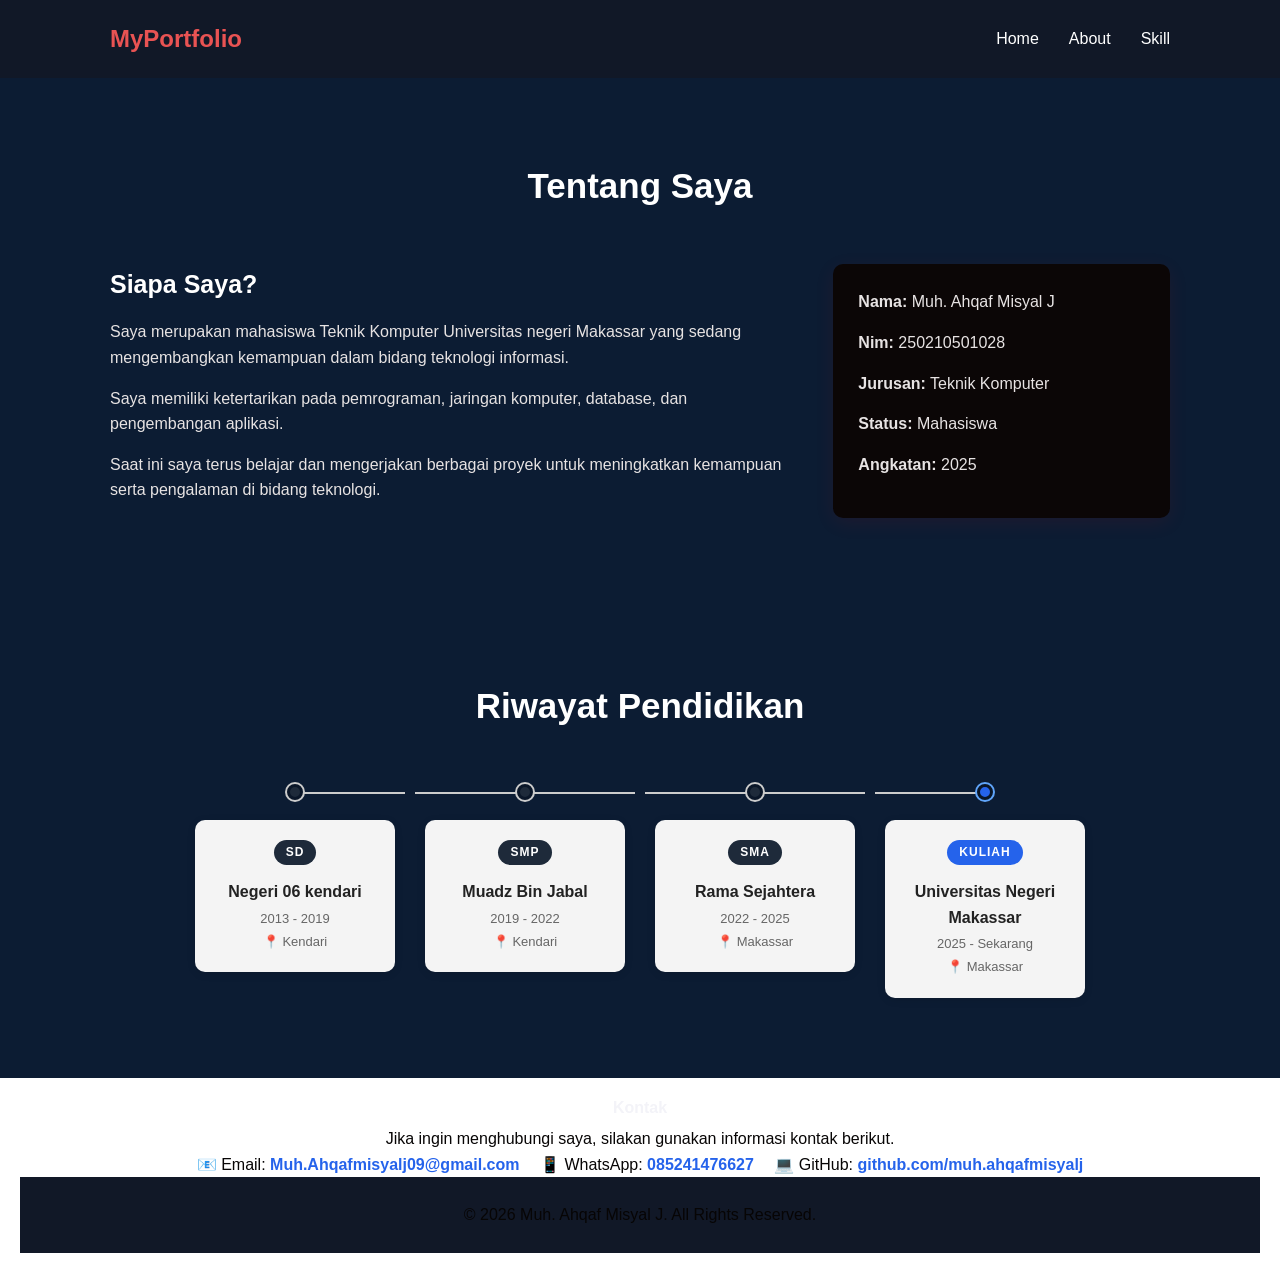
<file: about.html>
<!DOCTYPE html>
<html lang="id">
<head>
    <meta charset="UTF-8">
    <meta name="viewport" content="width=device-width, initial-scale=1.0">

    <title>About - My Portfolio</title>

    <link rel="stylesheet" href="style.css">
</head>

<body class="about-page">

<!-- NAVBAR -->
<header>
    <nav class="navbar">

        <h2 class="logo">MyPortfolio</h2>

        <ul class="nav-menu">

            <!-- HOME -->
            <li>
                <a href="index.html">Home</a>
            </li>

            <!-- ABOUT -->
            <li>
                <a href="about.html">About</a>
            </li>

            <!-- SKILLS -->
            <li class="dropdown">

                <a href="keahlian.html">Skill</a>

                <ul class="dropdown-menu">

                    <li>
                        <a href="keahlian.html#keahlian">
                            Keahlian
                        </a>
                    </li>

                    <li>
                        <a href="keahlian.html#proyek">
                            Proyek
                        </a>
                    </li>

                </ul>

            </li>

        </ul>

    </nav>
</header>



    <!-- ABOUT -->
    <section class="section">

        <h2 class="section-title">
            Tentang Saya
        </h2>


        <div class="about-content">

            <div>

                <h3>Siapa Saya?</h3>

                <p>
                    Saya merupakan mahasiswa Teknik Komputer Universitas negeri
                    Makassar yang sedang mengembangkan kemampuan dalam bidang
                    teknologi informasi.
                </p>

                <p>
                    Saya memiliki ketertarikan pada pemrograman,
                    jaringan komputer, database, dan pengembangan
                    aplikasi.
                </p>

                <p>
                    Saat ini saya terus belajar dan mengerjakan
                    berbagai proyek untuk meningkatkan kemampuan
                    serta pengalaman di bidang teknologi.
                </p>

            </div>


            <div class="about-info">

                <p>
                    <strong>Nama:</strong>
                    Muh. Ahqaf Misyal J
                </p>

                <p>
                    <strong>Nim:</strong>
                    250210501028
                </p>


                <p>
                    <strong>Jurusan:</strong>
                    Teknik Komputer
                </p>

                <p>
                    <strong>Status:</strong>
                    Mahasiswa
                </p>

                <p>
                    <strong>Angkatan:</strong>
                    2025
                </p>


            </div>

        </div>

    </section>
    </section>
    </section>

    <!-- PENDIDIKAN -->
    <section class="section">

        <h2 class="section-title">
            Riwayat Pendidikan
        </h2>

        <div class="timeline-horizontal">

            <div class="timeline-item">
                <div class="timeline-dot"></div>
                <div class="timeline-content">
                    <span class="badge">SD</span>
                    <h3>Negeri 06 kendari</h3>
                    <p>2013 - 2019</p>
                    <p>📍 Kendari</p>
                </div>
            </div>

            <div class="timeline-item">
                <div class="timeline-dot"></div>
                <div class="timeline-content">
                    <span class="badge">SMP</span>
                    <h3>Muadz Bin Jabal</h3>
                    <p>2019 - 2022</p>
                    <p>📍 Kendari</p>
                </div>
            </div>

            <div class="timeline-item">
                <div class="timeline-dot"></div>
                <div class="timeline-content">
                    <span class="badge">SMA</span>
                    <h3>Rama Sejahtera</h3>
                    <p>2022 - 2025</p>
                    <p>📍 Makassar</p>
                </div>
            </div>

            <div class="timeline-item">
                <div class="timeline-dot dot-active"></div>
                <div class="timeline-content">
                    <span class="badge badge-active">KULIAH</span>
                    <h3>Universitas Negeri Makassar</h3>
                    <p>2025 - Sekarang</p>
                    <p>📍 Makassar</p>
                </div>
            </div>

        </div>

    </section>

    <!-- CONTACT -->
    </section>

    <!-- CONTACT -->
    <!-- CONTACT -->
    <section class="contact-section">

        <h2 class="section-title">
            <b style="font-size:16px;color:rgb(243, 243, 248);"> Kontak </b> 
        </h2>

        <p>
            Jika ingin menghubungi saya, silakan gunakan
            informasi kontak berikut.
        </p>

        <div class="contact-info">

            <p>
                📧 Email:
                <a href="mailto:Muh.Ahqafmisyalj09@gmail.com" class="contact-link email-link">
                    Muh.Ahqafmisyalj09@gmail.com
                </a>
            </p>

            <p>
                📱 WhatsApp:
                <a href="https://wa.me/6285241476627" target="_blank" class="contact-link wa-link">
                    085241476627
                </a>
            </p>

            <p>
                💻 GitHub:
                <a href="https://github.com/muhahqafmisyalj09-a11y" 
                class="contact-link github-link" 
                target="_blank">
                    github.com/muh.ahqafmisyalj
                </a>
            </p>

        </div>
    <!-- FOOTER -->
    <footer>

        <p>
            © 2026 Muh. Ahqaf Misyal J. All Rights Reserved.
        </p>
    
    </footer>
    <script src="script.js"></script>
</body>
</html>
</file>
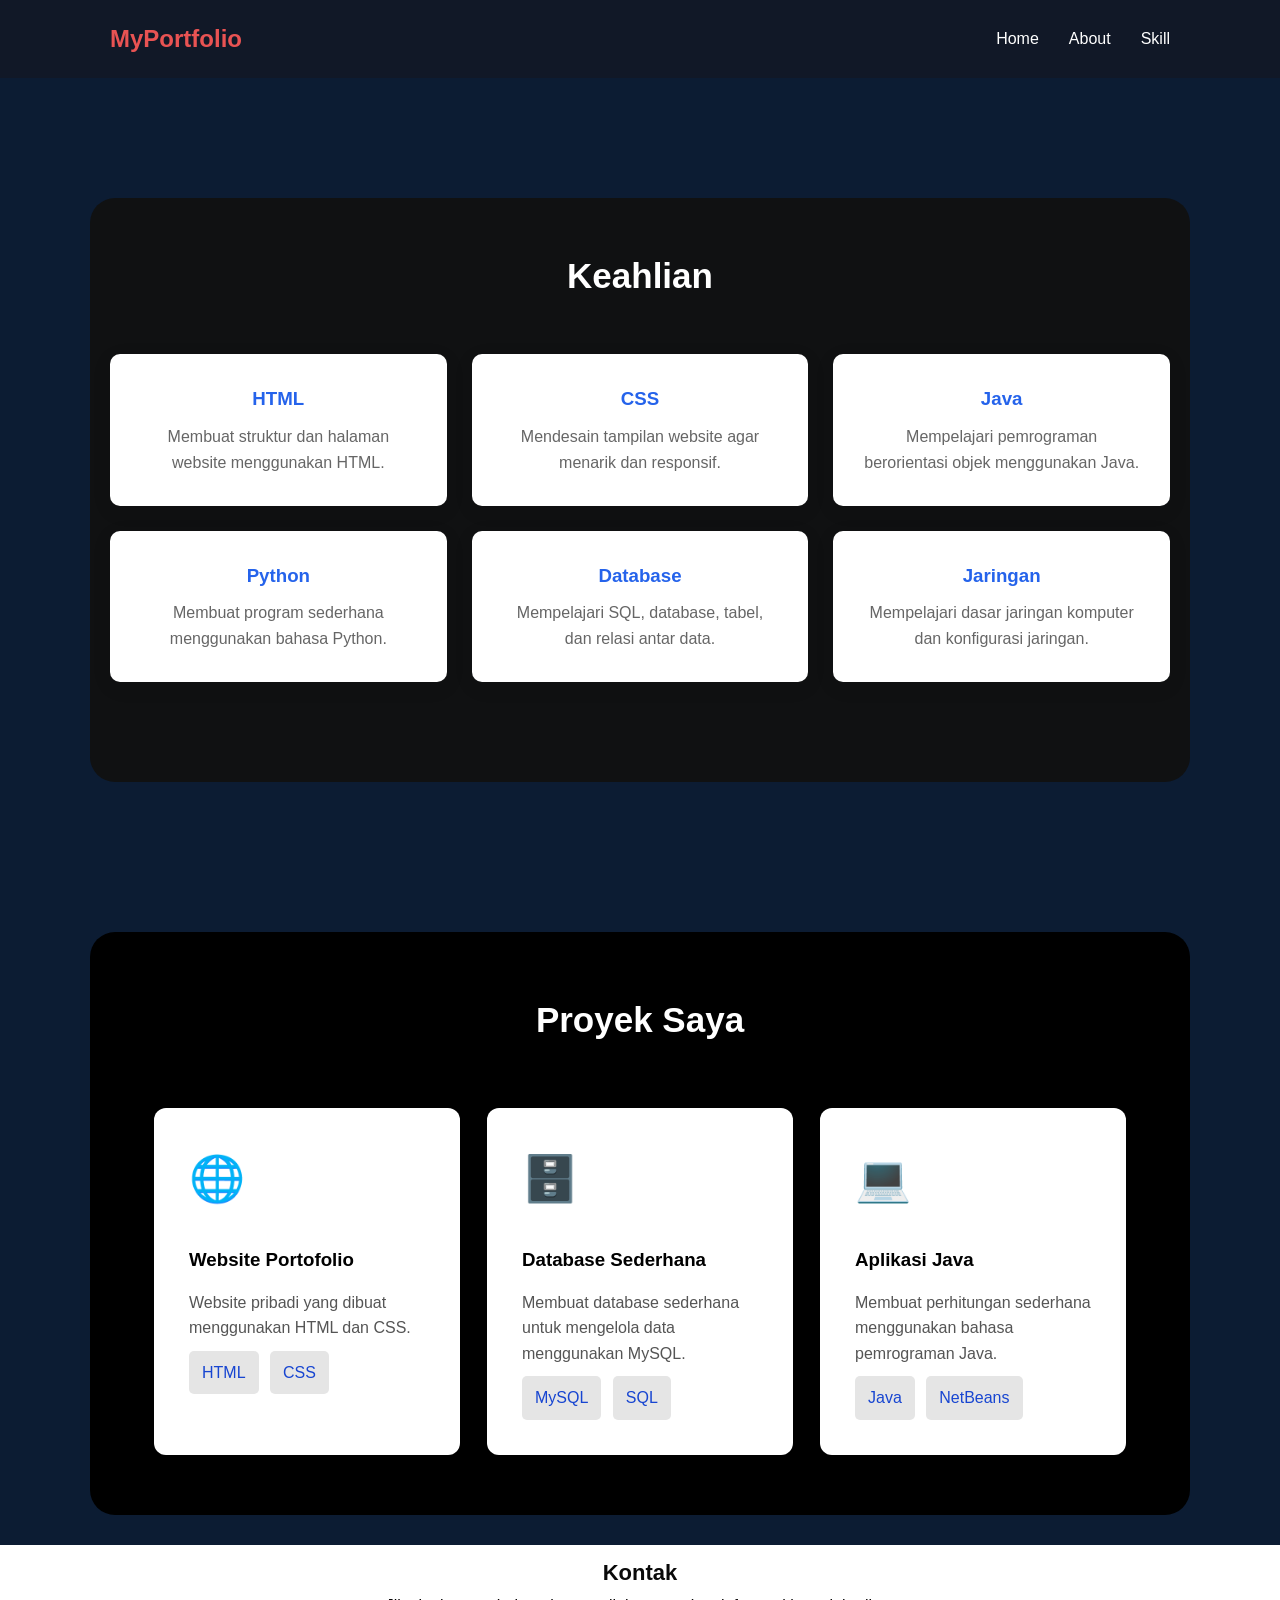
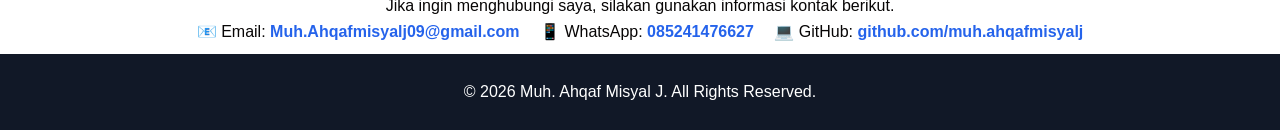
<file: keahlian.html>
<!DOCTYPE html>
<html lang="id">
<head>
    <meta charset="UTF-8">
    <meta name="viewport" content="width=device-width, initial-scale=1.0">

    <title>Keahlian - My Portfolio</title>

    <link rel="stylesheet" href="style.css">
</head>

<body>

    <!-- NAVBAR -->

<!-- NAVBAR -->
<header>
    <nav class="navbar">

        <h2 class="logo">MyPortfolio</h2>

        <ul class="nav-menu">

            <!-- HOME -->
            <li>
                <a href="index.html">Home</a>
            </li>

            <!-- ABOUT -->
            <li>
                <a href="about.html">About</a>
            </li>

            <!-- SKILLS -->
            <li class="dropdown">

                <a href="keahlian.html">Skill</a>

                <ul class="dropdown-menu">

                    <li>
                        <a href="keahlian.html#keahlian">
                            Keahlian
                        </a>
                    </li>

                    <li>
                        <a href="keahlian.html#proyek">
                            Proyek
                        </a>
                    </li>

                </ul>

            </li>

        </ul>

    </nav>
</header>



    <!-- KEAHLIAN -->
    <section class="section skills-section" id="keahlian">

        <h2 class="section-title">
            Keahlian
        </h2>


        <div class="skills-container">

            <div class="skill-card">

                <h3>HTML</h3>

                <p>
                    Membuat struktur dan halaman website
                    menggunakan HTML.
                </p>

            </div>


            <div class="skill-card">

                <h3>CSS</h3>

                <p>
                    Mendesain tampilan website agar menarik
                    dan responsif.
                </p>

            </div>


            <div class="skill-card">

                <h3>Java</h3>

                <p>
                    Mempelajari pemrograman berorientasi objek
                    menggunakan Java.
                </p>

            </div>


            <div class="skill-card">

                <h3>Python</h3>

                <p>
                    Membuat program sederhana menggunakan
                    bahasa Python.
                </p>

            </div>


            <div class="skill-card">

                <h3>Database</h3>

                <p>
                    Mempelajari SQL, database, tabel,
                    dan relasi antar data.
                </p>

            </div>


            <div class="skill-card">

                <h3>Jaringan</h3>

                <p>
                    Mempelajari dasar jaringan komputer
                    dan konfigurasi jaringan.
                </p>

            </div>

        </div>

    </section>


    <!-- PROYEK -->
    <section class="section project-section" id="proyek">

        <h2 class="section-title">
            Proyek Saya
        </h2>


        <div class="project-container">

            <div class="project-card">

                <div class="project-icon">
                    🌐
                </div>

                <h3>Website Portofolio</h3>

                <p>
                    Website pribadi yang dibuat menggunakan
                    HTML dan CSS.
                </p>

                <span>HTML</span>
                <span>CSS</span>

            </div>


            <div class="project-card">

                <div class="project-icon">
                    🗄️
                </div>

                <h3>Database Sederhana</h3>

                <p>
                    Membuat database sederhana untuk mengelola
                    data menggunakan MySQL.
                </p>

                <span>MySQL</span>
                <span>SQL</span>

            </div>


            <div class="project-card">

                <div class="project-icon">
                    💻
                </div>

                <h3>Aplikasi Java</h3>

                <p>
                    Membuat perhitungan sederhana menggunakan
                    bahasa pemrograman Java.
                </p>

                <span>Java</span>
                <span>NetBeans</span>

            </div>

        </div>

    </section>

    <!-- CONTACT -->
    <section class="contact-section">

     <h2 class="section-title" style="color: rgb(9, 9, 9);">
    Kontak
</h2>
        <p>
            Jika ingin menghubungi saya, silakan gunakan
            informasi kontak berikut.
        </p>
                <div class="contact-info">

            <p>
                📧 Email:
                <a href="mailto:Muh.Ahqafmisyalj09@gmail.com" class="contact-link email-link">
                    Muh.Ahqafmisyalj09@gmail.com
                </a>
            </p>

            <p>
                📱 WhatsApp:
                <a href="https://wa.me/6285241476627" target="_blank" class="contact-link wa-link">
                    085241476627
                </a>
            </p>

            <p>
                💻 GitHub:
                <a href="https://github.com/muhahqafmisyalj09-a11y" 
                class="contact-link github-link" 
                target="_blank">
                    github.com/muh.ahqafmisyalj
                </a>
            </p>

        </div>
    </section>


    <!-- FOOTER -->
    <footer>

        <p>
            © 2026 Muh. Ahqaf Misyal J. All Rights Reserved.
        </p>

    </footer>
    
    <script src="script.js"></script>
</body>
</html>
</file>
<file: style.css>
/* =========================
   RESET
========================= */

* {
    margin: 0;
    padding: 0;
    box-sizing: border-box;
}

html {
    scroll-behavior: smooth;
}

body {
    font-family: Arial, Helvetica, sans-serif;
    background-color: #0c1c33;
    color: #110909;
    line-height: 1.6;
}


/* =========================
   NAVBAR
========================= */

header {
    background-color: #111827;
}

.navbar {
    max-width: 1100px;
    margin: auto;

    display: flex;
    justify-content: space-between;
    align-items: center;

    padding: 20px;
}

.logo {
    color: rgb(233, 83, 83);
    font-size: 24px;
}

.nav-menu {
    display: flex;
    list-style: none;
    gap: 30px;
}

.nav-menu a {
    color: white;
    text-decoration: none;
    font-size: 16px;

    transition: 0.3s;
}

.nav-menu a:hover {
    color: #60a5fa;
}



/* =========================
   HOME
========================= */
.hero {
    min-height: 90vh;
    width: 100%;
    margin: auto;

    display: flex;
    align-items: center;
    justify-content: space-between;

    padding: 60px 10%;

    background-image: url("background.jpeg");
    background-size: cover;
    background-position: center;
    background-repeat: no-repeat;
}

.hero-text {
    max-width: 600px;
}

.hello {
    color: #f3f9ff;
    font-size: 20px;
    font-weight: bold;
}

.hero-text h1 {
    color: #f3f9ff;
    font-size: 60px;
    margin: 10px 0;
}

.hero-text h2 {
    font-size: 28px;
    color: #cdddf7;

    margin-bottom: 20px;
}

.hero-text p {
    font-size: 18px;
    color: #efe9e9;

    margin-bottom: 25px;
}

.dropdown {
    position: relative;
}

.dropdown-menu {
    display: none;
    position: absolute;
    top: 100%;
    left: 0;

    background: rgb(11, 3, 66);
    list-style: none;
    padding: 10px 0;
    margin: 0;

    min-width: 150px;
}

/* Muncul ketika mouse diarahkan ke Skills */
.dropdown:hover .dropdown-menu {
    display: block;
}

.dropdown-menu li {
    padding: 10px 20px;
}

.dropdown-menu li:hover {
    background-color: #0d0d0d;
}

.dropdown-menu a {
    display: block;
    text-decoration: none;
}

/* =========================
   BUTTON
========================= */

.button {
    display: inline-block;

    background-color: #2563eb;
    color: white;

    text-decoration: none;

    padding: 12px 25px;

    border-radius: 8px;

    transition: 0.3s;
}

.button:hover {
    background-color: #1d4ed8;
}


/* =========================
   PROFILE
========================= */

.hero-image {
    display: flex;
    justify-content: center;
    align-items: center;
}

.profile-circle {
    width: 280px;
    height: 280px;

    border-radius: 50%;
    overflow: hidden;

    border: 8px solid white;

    box-shadow: 0 10px 30px rgba(0, 0, 0, 0.15);
}

.profile-circle img {
    width: 100%;
    height: 100%;

    object-fit: cover;
    object-position: center top;
}

/* =========================
   SECTION
========================= */
.section {
    max-width: 1100px;
    margin: auto;
    padding: 80px 20px;
}

.section-title {
    text-align: center;
    font-size: 35px;
    margin-bottom: 50px;
    color: white;
}

/* =========================
   ABOUT
========================= */

.about-content {
    display: grid;
    grid-template-columns: 2fr 1fr;
    gap: 50px;
}

.about-content h3 {
    font-size: 25px;
    margin-bottom: 15px;
    color: white;
}

.about-content p {
    color: rgb(231, 227, 227);
    margin-bottom: 15px;
}

.about-info {
    background-color: rgb(11, 6, 6);
    padding: 25px;
    border-radius: 10px;
    box-shadow:
        0 5px 20px rgba(243, 9, 9, 0.08);
}

.timeline-horizontal {
    display: flex;
    flex-wrap: nowrap;
    justify-content: center;
    max-width: 1100px;
    margin: 40px auto 0;
    gap: 15px;
}

.timeline-item {
    position: relative;
    flex: 0 0 220px;   /* lebar tetap 220px, tidak mengembang/menyusut */
    width: 220px;
    padding: 0 10px;
    text-align: center;
    box-sizing: border-box;
}

.timeline-item::before,
.timeline-item::after {
    content: '';
    position: absolute;
    top: 8px; /* setengah tinggi dot (16px / 2) */
    width: 50%;
    height: 2px;
    background: #ccc;
    z-index: 1;
}

.timeline-item::before { left: 0; }
.timeline-item::after  { right: 0; }

.timeline-item:first-child::before { display: none; }
.timeline-item:last-child::after  { display: none; }

.timeline-item {
    opacity: 0;
    transform: translateY(25px);
    transition: opacity 0.6s ease, transform 0.6s ease;
}

.timeline-item.show {
    opacity: 1;
    transform: translateY(0);
}

/* biar urutan munculnya berjeda dikit tiap kartu */
.timeline-item:nth-child(1) { transition-delay: 0s; }
.timeline-item:nth-child(2) { transition-delay: 0.15s; }
.timeline-item:nth-child(3) { transition-delay: 0.3s; }
.timeline-item:nth-child(4) { transition-delay: 0.45s; }
.timeline-dot {
    width: 16px;
    height: 16px;
    background: #1e2a3a;
    border: 3px solid #0a1628;
    border-radius: 50%;
    box-shadow: 0 0 0 2px #ccc;
    margin: 0 auto 20px;
    position: relative;
    z-index: 2;
}

.timeline-content {
    background: #f4f4f4;
    padding: 18px 16px;
    border-radius: 10px;
    box-shadow: 0 2px 8px rgba(0,0,0,0.1);
}

.badge {
    display: inline-block;
    background: #1e2a3a;
    color: #fff;
    font-size: 12px;
    font-weight: bold;
    padding: 3px 12px;
    border-radius: 20px;
    margin-bottom: 8px;
    letter-spacing: 1px;
}

.timeline-content h3 {
    color: #222;
    margin: 6px 0 4px;
    font-size: 16px;
}

.timeline-content p {
    margin: 2px 0;
    color: #666;
    font-size: 13px;
}

@media (max-width: 768px) {
    .timeline-horizontal {
        flex-direction: column;
        max-width: 500px;
    }

    .timeline-item::before,
    .timeline-item::after {
        display: none;
    }

    .timeline-item {
        text-align: left;
        padding: 0 0 30px 30px;
    }

    .timeline-dot {
        position: absolute;
        left: 0;
        top: 0;
        margin: 0;
    }
}

.dot-active {
    background: #2563eb;
    box-shadow: 0 0 0 2px #60a5fa;
}

.badge-active {
    background: #2563eb;
}

.timeline-horizontal {
    display: flex;
    flex-wrap: nowrap;
    justify-content: space-between;
    max-width: 1100px;
    margin: 40px auto 0;
    gap: 10px;
}

.pendidikan-step {
    text-align: center;
    padding: 10px 0;
    opacity: 0;
    animation: fadeInStep 0.6s ease forwards;
}

.pendidikan-step:nth-child(1) { animation-delay: 0.2s; }
.pendidikan-step:nth-child(3) { animation-delay: 0.6s; }
.pendidikan-step:nth-child(5) { animation-delay: 1s; }

@keyframes fadeInStep {
    from {
        opacity: 0;
        transform: translateY(20px);
    }
    to {
        opacity: 1;
        transform: translateY(0);
    }
}
/* =========================
   SKILLS
   ========================= */

.skills-section {
    width: 90%;
    max-width: 1100px;
    margin: 30px auto;
    padding: 50px 20px 70px;
    box-sizing: border-box;

    background-color: #101112;
    border-radius: 25px;
    margin-top: 120px;
    margin-bottom: 150px;
    padding-bottom: 100px;
}

.skills-container {
    display: grid;
    grid-template-columns: repeat(3, 1fr);
    gap: 25px;
}

.skill-card {
    background-color: white;
    padding: 30px;
    border-radius: 10px;
    text-align: center;

    box-shadow: 0 5px 20px rgba(0, 0, 0, 0.08);

    transition: 0.3s;
}

.skill-card:hover {
    transform: translateY(-5px);
}

.skill-card h3 {
    color: #2563eb;
    margin-bottom: 10px;
}

.skill-card p {
    color: #666;
}


/* =========================
   PROJECT
   ========================= */

.project-section {
    width: 90%;
    max-width: 1100px;
    margin: 30px auto;
    padding: 50px 20px 70px;
    box-sizing: border-box;

    background-color: #000000;
    border-radius: 25px;
    margin-top: 120px;
    padding-bottom: 100px;
}

.project-section .section-title {
    color: white;
    text-align: center;
    margin-bottom: 60px;
}

.project-container {
    display: flex;
    justify-content: center;
    gap: 25px;
}

.project-card {
    background-color: white;

    flex: 1;
    min-height: 300px;

    padding: 35px;
    border-radius: 12px;
    box-sizing: border-box;
}

.project-icon {
    font-size: 45px;
    margin-bottom: 30px;
}

.project-card h3 {
    color: black;
    margin-bottom: 15px;
}

.project-card p {
    color: #555;
    line-height: 1.6;
}

.project-card span {
    display: inline-block;

    background-color: #e5e5e5;
    color: #1745d1;

    padding: 9px 13px;
    border-radius: 5px;

    margin-right: 7px;
    margin-top: 10px;
}
/* =========================
   BACKGROUND BAGIAN PROYEK
   ========================= */

#proyek {
    background: #000000 !important;
    width: 100%;
    padding: 60px 5%;
    box-sizing: border-box;
}

/* Judul Proyek */
#proyek .section-title {
    color: white !important;
    text-align: center;
}

/* Container kartu */
#proyek .project-container {
    display: flex;
    justify-content: center;
    gap: 27px;
}

/* Kartu tetap putih */
#proyek .project-card {
    background: white !important;
}


/* =========================
   CONTACT
========================= */

.contact-section {
    width: 100%;
    background-color: #ffffff;
    text-align: center;
    padding: 10px 20px;
}

.contact-section h2 {
    font-size: 22px;
    margin-bottom: 3px;
}

.contact-section p {
    display: inline-block;
    color: #070505;
    margin: 0px 8px;
}
/* =========================
   FOOTER
========================= */

footer {
    background-color: #111827;

    color: white;

    text-align: center;

    padding: 25px;
}

/* =========================
   ABOUT
========================= */

.about-page {
    min-height: 100vh;
    display: flex;
    flex-direction: column;
}

.about-page .section {
    flex: 1;
}

/* =========================
   RESPONSIVE
========================= */

@media (max-width: 768px) {

    .navbar {
        flex-direction: column;

        gap: 15px;
    }

    .nav-menu {
        gap: 15px;

        flex-wrap: wrap;

        justify-content: center;
    }

    .hero {
        flex-direction: column-reverse;

        text-align: center;

        gap: 40px;
    }

    .hero-text h1 {
        font-size: 45px;
    }

    .hero-text h2 {
        font-size: 22px;
    }

    .profile-circle {
        width: 200px;
        height: 200px;

        font-size: 80px;
    }

    .about-content {
        grid-template-columns: 1fr;
    }

    .skills-container {
        grid-template-columns: 1fr;
    }

    .project-container {
        grid-template-columns: 1fr;
    }
}

#keahlian {
    scroll-margin-top: 110px;
}

#proyek {
    scroll-margin-top: 100px;
}

.contact-link {
    color: #2563eb;
    text-decoration: none;
    font-weight: bold;
    transition: 0.3s;
}

.contact-link:hover {
    color: #1d4ed8;
    text-decoration: underline;
}
</file>
